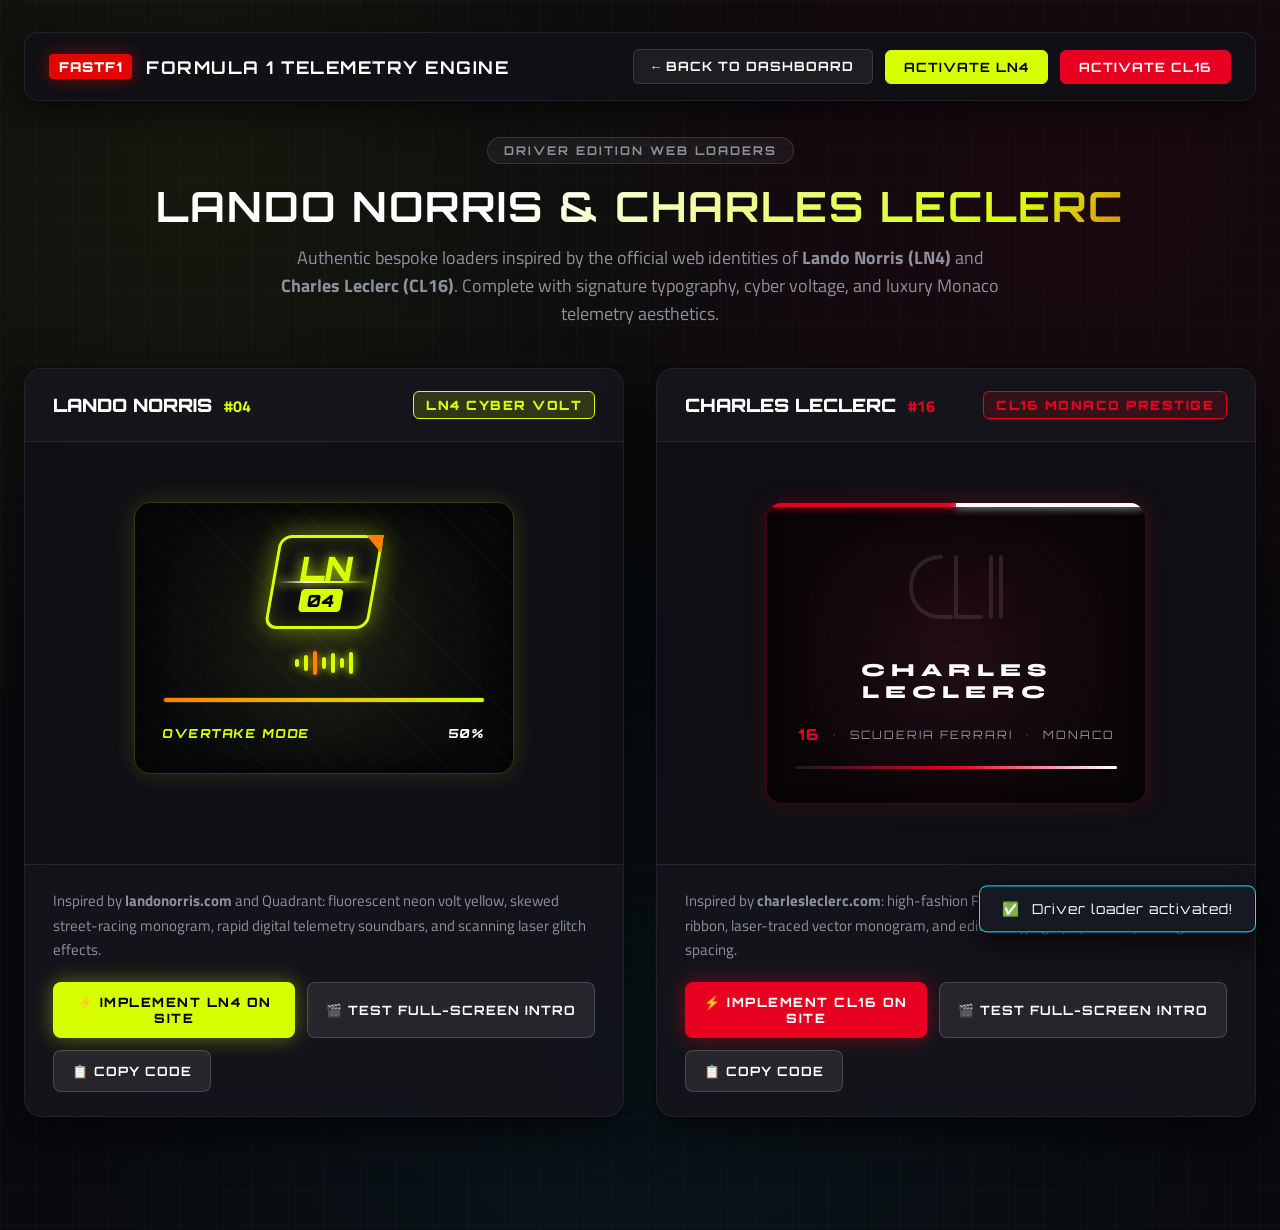
<file: loaders.html>
<!DOCTYPE html>
<html lang="en">
<head>
  <meta charset="UTF-8">
  <meta name="viewport" content="width=device-width, initial-scale=1.0">
  <title>Driver Edition Loaders | Lando Norris LN4 & Charles Leclerc CL16</title>
  <link rel="preconnect" href="https://fonts.googleapis.com">
  <link rel="preconnect" href="https://fonts.gstatic.com" crossorigin>
  <link href="https://fonts.googleapis.com/css2?family=Orbitron:wght@500;700;900&family=Syne:wght@700;800&family=Titillium+Web:ital,wght@0,300;0,400;0,600;0,700;1,400;1,700&display=swap" rel="stylesheet">
  <link rel="icon" type="image/png" href="assets/images/f1.png">
  <style>
    :root {
      --bg-dark: #090a0e;
      --bg-card: rgba(16, 17, 23, 0.88);
      --bg-card-border: rgba(255, 255, 255, 0.08);
      --f1-red: #e10600;
      --f1-neon-red: #ff1801;
      --f1-yellow: #ffd600;
      --f1-purple: #b388ff;
      --f1-cyan: #00f0ff;
      
      /* Lando Norris Signature Palette */
      --ln-volt: #d7ff00;
      --ln-volt-glow: rgba(215, 255, 0, 0.45);
      --ln-papaya: #ff8000;
      --ln-dark: #08090b;

      /* Charles Leclerc Signature Palette */
      --cl-red: #e80020;
      --cl-red-glow: rgba(232, 0, 32, 0.5);
      --cl-gold: #c5a059;
      --cl-white: #ffffff;
      --cl-dark: #0b0607;

      --text-white: #ffffff;
      --text-dim: #8e909d;
      --font-display: 'Orbitron', monospace, sans-serif;
      --font-driver: 'Syne', sans-serif;
      --font-body: 'Titillium Web', sans-serif;
    }

    * {
      box-sizing: border-box;
      margin: 0;
      padding: 0;
    }

    body {
      background: var(--bg-dark);
      color: var(--text-white);
      font-family: var(--font-body);
      min-height: 100vh;
      padding: 32px 24px 64px;
      position: relative;
      overflow-x: hidden;
      background-image: 
        radial-gradient(circle at 15% 15%, rgba(215, 255, 0, 0.06) 0%, transparent 40%),
        radial-gradient(circle at 85% 15%, rgba(232, 0, 32, 0.08) 0%, transparent 40%),
        radial-gradient(circle at 50% 85%, rgba(0, 240, 255, 0.05) 0%, transparent 50%),
        linear-gradient(rgba(255, 255, 255, 0.02) 1px, transparent 1px),
        linear-gradient(90deg, rgba(255, 255, 255, 0.02) 1px, transparent 1px);
      background-size: 100% 100%, 100% 100%, 100% 100%, 36px 36px, 36px 36px;
    }

    /* Top Navigation Bar */
    .top-bar {
      max-width: 1320px;
      margin: 0 auto 36px;
      display: flex;
      justify-content: space-between;
      align-items: center;
      padding: 16px 24px;
      background: var(--bg-card);
      border: 1px solid var(--bg-card-border);
      border-radius: 14px;
      backdrop-filter: blur(16px);
      box-shadow: 0 10px 32px rgba(0, 0, 0, 0.6);
    }

    .brand {
      display: flex;
      align-items: center;
      gap: 14px;
      text-decoration: none;
      color: var(--text-white);
    }

    .brand-badge {
      background: var(--f1-red);
      color: #fff;
      font-family: var(--font-display);
      font-size: 0.85rem;
      font-weight: 900;
      padding: 4px 10px;
      border-radius: 4px;
      letter-spacing: 1px;
      box-shadow: 0 0 16px rgba(225, 6, 0, 0.5);
    }

    .brand-title {
      font-family: var(--font-display);
      font-size: 1.1rem;
      font-weight: 700;
      letter-spacing: 1.5px;
      text-transform: uppercase;
    }

    .nav-actions {
      display: flex;
      gap: 12px;
      align-items: center;
    }

    .btn-nav {
      background: rgba(255, 255, 255, 0.06);
      border: 1px solid rgba(255, 255, 255, 0.12);
      color: var(--text-white);
      padding: 8px 18px;
      border-radius: 6px;
      font-family: var(--font-display);
      font-size: 0.8rem;
      font-weight: 700;
      text-decoration: none;
      text-transform: uppercase;
      letter-spacing: 1px;
      cursor: pointer;
      transition: all 0.25s ease;
      display: inline-flex;
      align-items: center;
      gap: 8px;
    }

    .btn-nav:hover {
      background: rgba(255, 255, 255, 0.12);
      border-color: rgba(255, 255, 255, 0.25);
      transform: translateY(-1px);
    }

    /* Hero Header */
    .hero-header {
      max-width: 1320px;
      margin: 0 auto 40px;
      text-align: center;
    }

    .hero-badge {
      display: inline-block;
      padding: 5px 16px;
      background: rgba(255, 255, 255, 0.05);
      border: 1px solid rgba(255, 255, 255, 0.12);
      border-radius: 30px;
      font-family: var(--font-display);
      font-size: 0.75rem;
      font-weight: 700;
      letter-spacing: 2px;
      color: var(--text-dim);
      text-transform: uppercase;
      margin-bottom: 16px;
    }

    .hero-header h1 {
      font-family: var(--font-display);
      font-size: 2.6rem;
      letter-spacing: 2px;
      text-transform: uppercase;
      margin-bottom: 12px;
      background: linear-gradient(135deg, #ffffff 40%, var(--ln-volt) 80%, var(--cl-red) 100%);
      -webkit-background-clip: text;
      -webkit-text-fill-color: transparent;
    }

    .hero-header p {
      color: var(--text-dim);
      font-size: 1.1rem;
      max-width: 720px;
      margin: 0 auto;
      line-height: 1.6;
    }

    /* Driver Spotlight Showcase */
    .driver-spotlight-section {
      max-width: 1320px;
      margin: 0 auto 50px;
      display: grid;
      grid-template-columns: 1fr 1fr;
      gap: 32px;
    }

    @media (max-width: 900px) {
      .driver-spotlight-section {
        grid-template-columns: 1fr;
      }
    }

    .spotlight-card {
      background: var(--bg-card);
      border: 1px solid var(--bg-card-border);
      border-radius: 18px;
      overflow: hidden;
      position: relative;
      box-shadow: 0 16px 48px rgba(0, 0, 0, 0.7);
      backdrop-filter: blur(16px);
      display: flex;
      flex-direction: column;
      transition: transform 0.3s ease, border-color 0.3s ease, box-shadow 0.3s ease;
    }

    .spotlight-card.lando:hover {
      transform: translateY(-6px);
      border-color: var(--ln-volt);
      box-shadow: 0 20px 60px rgba(215, 255, 0, 0.2);
    }

    .spotlight-card.charles:hover {
      transform: translateY(-6px);
      border-color: var(--cl-red);
      box-shadow: 0 20px 60px rgba(232, 0, 32, 0.25);
    }

    .spotlight-header {
      padding: 22px 28px;
      border-bottom: 1px solid var(--bg-card-border);
      display: flex;
      justify-content: space-between;
      align-items: center;
      background: rgba(255, 255, 255, 0.02);
    }

    .driver-tag {
      font-family: var(--font-display);
      font-size: 0.8rem;
      font-weight: 900;
      letter-spacing: 1.5px;
      padding: 5px 12px;
      border-radius: 6px;
      text-transform: uppercase;
    }

    .spotlight-stage {
      padding: 60px 32px;
      min-height: 320px;
      display: flex;
      flex-direction: column;
      align-items: center;
      justify-content: center;
      position: relative;
    }

    .spotlight-footer {
      padding: 24px 28px;
      border-top: 1px solid var(--bg-card-border);
      background: rgba(255, 255, 255, 0.015);
      margin-top: auto;
    }

    .spotlight-desc {
      color: var(--text-dim);
      font-size: 0.95rem;
      line-height: 1.6;
      margin-bottom: 20px;
    }

    .spotlight-controls {
      display: flex;
      flex-wrap: wrap;
      gap: 12px;
    }

    .btn-driver-apply {
      flex: 1;
      min-width: 140px;
      padding: 12px 18px;
      border-radius: 8px;
      font-family: var(--font-display);
      font-size: 0.8rem;
      font-weight: 800;
      letter-spacing: 1.5px;
      text-transform: uppercase;
      border: none;
      cursor: pointer;
      display: flex;
      align-items: center;
      justify-content: center;
      gap: 8px;
      transition: all 0.25s ease;
    }

    .btn-driver-apply.lando {
      background: var(--ln-volt);
      color: #000;
      box-shadow: 0 0 20px rgba(215, 255, 0, 0.4);
    }
    .btn-driver-apply.lando:hover {
      background: #e2ff33;
      transform: scale(1.02);
      box-shadow: 0 0 28px rgba(215, 255, 0, 0.7);
    }

    .btn-driver-apply.charles {
      background: var(--cl-red);
      color: #fff;
      box-shadow: 0 0 20px rgba(232, 0, 32, 0.5);
    }
    .btn-driver-apply.charles:hover {
      background: #ff1c3a;
      transform: scale(1.02);
      box-shadow: 0 0 30px rgba(232, 0, 32, 0.8);
    }

    .btn-preview-screen {
      padding: 12px 18px;
      background: rgba(255, 255, 255, 0.08);
      border: 1px solid rgba(255, 255, 255, 0.16);
      color: var(--text-white);
      border-radius: 8px;
      font-family: var(--font-display);
      font-size: 0.8rem;
      font-weight: 700;
      letter-spacing: 1px;
      cursor: pointer;
      transition: all 0.2s ease;
      display: flex;
      align-items: center;
      gap: 6px;
      text-transform: uppercase;
    }
    .btn-preview-screen:hover {
      background: rgba(255, 255, 255, 0.15);
      border-color: rgba(255, 255, 255, 0.3);
    }

    /* ============================================================
       01. LANDO NORRIS (LN4) SIGNATURE LOADER
       Aesthetic: Acid Volt Cyberpunk, Skewed Streetwear Monogram,
       Laser Glitch Bar & Rapid Digital Percentage Ticker
    ============================================================ */
    .ln4-loader-container {
      display: flex;
      flex-direction: column;
      align-items: center;
      gap: 22px;
      width: 100%;
      max-width: 380px;
      background: radial-gradient(circle at center, rgba(215, 255, 0, 0.07) 0%, rgba(8, 9, 11, 0.98) 75%);
      border: 1px solid rgba(215, 255, 0, 0.2);
      border-radius: 16px;
      padding: 32px 28px;
      box-shadow: inset 0 0 30px rgba(0, 0, 0, 0.9), 0 0 25px rgba(215, 255, 0, 0.15);
      position: relative;
      overflow: hidden;
    }

    /* Cyber grid overlay */
    .ln4-loader-container::before {
      content: '';
      position: absolute;
      inset: 0;
      background: repeating-linear-gradient(
        45deg,
        rgba(215, 255, 0, 0.03) 0px,
        rgba(215, 255, 0, 0.03) 1px,
        transparent 1px,
        transparent 16px
      );
      pointer-events: none;
    }

    /* LN4 Monogram Emblem */
    .ln4-emblem-wrapper {
      position: relative;
      display: flex;
      align-items: center;
      justify-content: center;
      transform: skewX(-10deg);
    }

    .ln4-badge {
      width: 104px;
      height: 94px;
      background: #0d0f12;
      border: 3px solid var(--ln-volt);
      border-radius: 12px;
      display: flex;
      flex-direction: column;
      align-items: center;
      justify-content: center;
      position: relative;
      box-shadow: 
        0 0 25px var(--ln-volt-glow),
        inset 0 0 18px rgba(215, 255, 0, 0.2);
      animation: lnPulse 2s ease-in-out infinite alternate;
    }

    .ln4-badge::after {
      content: '';
      position: absolute;
      top: -3px;
      right: -3px;
      width: 18px;
      height: 18px;
      background: var(--ln-papaya);
      clip-path: polygon(100% 0, 0 0, 100% 100%);
    }

    .ln4-logo-text {
      font-family: var(--font-display);
      font-size: 2.1rem;
      font-weight: 900;
      color: var(--ln-volt);
      letter-spacing: -1px;
      line-height: 1;
      text-shadow: 0 0 14px var(--ln-volt);
    }

    .ln4-num {
      font-family: var(--font-display);
      font-size: 1.05rem;
      font-weight: 900;
      color: #fff;
      background: var(--ln-volt);
      color: #000;
      padding: 1px 7px;
      border-radius: 4px;
      margin-top: 3px;
      letter-spacing: 1px;
    }

    /* Scanning Laser Line */
    .ln4-scanline {
      position: absolute;
      left: 0;
      right: 0;
      height: 2px;
      background: linear-gradient(90deg, transparent, #fff, var(--ln-volt), transparent);
      box-shadow: 0 0 10px var(--ln-volt);
      animation: lnScan 1.6s ease-in-out infinite alternate;
    }

    @keyframes lnScan {
      0% { top: 10%; opacity: 0.3; }
      50% { opacity: 1; }
      100% { top: 90%; opacity: 0.3; }
    }

    @keyframes lnPulse {
      0% {
        box-shadow: 0 0 20px rgba(215, 255, 0, 0.3), inset 0 0 12px rgba(215, 255, 0, 0.15);
        border-color: #c0e600;
      }
      100% {
        box-shadow: 0 0 35px rgba(215, 255, 0, 0.65), inset 0 0 24px rgba(215, 255, 0, 0.35);
        border-color: #f0ff66;
      }
    }

    /* LN4 Telemetry Audio / Soundbar Waves */
    .ln4-soundbars {
      display: flex;
      align-items: center;
      gap: 5px;
      height: 24px;
    }

    .ln-bar {
      width: 4px;
      background: var(--ln-volt);
      border-radius: 2px;
      box-shadow: 0 0 8px var(--ln-volt);
      animation: lnBarAnim 1s ease-in-out infinite alternate;
    }

    .ln-bar:nth-child(1) { height: 8px; animation-delay: 0.1s; }
    .ln-bar:nth-child(2) { height: 16px; animation-delay: 0.3s; }
    .ln-bar:nth-child(3) { height: 24px; animation-delay: 0.15s; background: var(--ln-papaya); box-shadow: 0 0 8px var(--ln-papaya); }
    .ln-bar:nth-child(4) { height: 12px; animation-delay: 0.4s; }
    .ln-bar:nth-child(5) { height: 20px; animation-delay: 0.25s; }
    .ln-bar:nth-child(6) { height: 10px; animation-delay: 0.35s; }
    .ln-bar:nth-child(7) { height: 22px; animation-delay: 0.05s; }

    @keyframes lnBarAnim {
      0% { transform: scaleY(0.3); opacity: 0.6; }
      100% { transform: scaleY(1.3); opacity: 1; }
    }

    /* Progress & Tagline */
    .ln4-progress-track {
      width: 100%;
      height: 6px;
      background: #191b22;
      border-radius: 4px;
      overflow: hidden;
      position: relative;
      border: 1px solid rgba(255, 255, 255, 0.08);
    }

    .ln4-progress-fill {
      height: 100%;
      background: linear-gradient(90deg, var(--ln-papaya), var(--ln-volt));
      box-shadow: 0 0 14px var(--ln-volt);
      animation: lnProgress 2.2s cubic-bezier(0.65, 0, 0.35, 1) infinite;
    }

    @keyframes lnProgress {
      0% { width: 0%; transform: translateX(-10%); }
      60% { width: 85%; transform: translateX(0); }
      100% { width: 100%; transform: translateX(0); }
    }

    .ln4-status-row {
      display: flex;
      justify-content: space-between;
      width: 100%;
      font-family: var(--font-display);
      font-size: 0.78rem;
      letter-spacing: 1.5px;
      font-weight: 800;
      transform: skewX(-6deg);
    }

    .ln4-status-title {
      color: var(--ln-volt);
      text-transform: uppercase;
    }

    .ln4-ticker {
      color: #fff;
    }

    /* ============================================================
       02. CHARLES LECLERC (CL16) SIGNATURE LOADER
       Aesthetic: High-Fashion Luxury Racing, Monaco Red & White,
       Smooth Laser Vector Monogram Path & Champagne Pinstripes
    ============================================================ */
    .cl16-loader-container {
      display: flex;
      flex-direction: column;
      align-items: center;
      gap: 22px;
      width: 100%;
      max-width: 380px;
      background: radial-gradient(circle at center, rgba(232, 0, 32, 0.09) 0%, rgba(11, 6, 7, 0.98) 75%);
      border: 1px solid rgba(232, 0, 32, 0.25);
      border-radius: 16px;
      padding: 34px 28px;
      box-shadow: inset 0 0 35px rgba(0, 0, 0, 0.9), 0 0 25px rgba(232, 0, 32, 0.2);
      position: relative;
      overflow: hidden;
    }

    /* Monegasque Flag Ribbon at Top */
    .cl16-monaco-ribbon {
      position: absolute;
      top: 0;
      left: 0;
      right: 0;
      height: 4px;
      display: flex;
    }
    .cl16-ribbon-red {
      flex: 1;
      background: var(--cl-red);
      box-shadow: 0 0 10px var(--cl-red);
    }
    .cl16-ribbon-white {
      flex: 1;
      background: #ffffff;
      box-shadow: 0 0 10px #ffffff;
    }

    /* SVG Monogram Laser Drawing Animation */
    .cl16-svg-monogram {
      width: 120px;
      height: 100px;
      filter: drop-shadow(0 0 14px rgba(232, 0, 32, 0.7));
    }

    .cl16-path-base {
      fill: none;
      stroke: rgba(255, 255, 255, 0.1);
      stroke-width: 4;
      stroke-linecap: round;
      stroke-linejoin: round;
    }

    .cl16-path-laser {
      fill: none;
      stroke: var(--cl-red);
      stroke-width: 4.5;
      stroke-linecap: round;
      stroke-linejoin: round;
      stroke-dasharray: 240;
      stroke-dashoffset: 240;
      animation: clDrawLaser 2.4s ease-in-out infinite alternate;
    }

    .cl16-path-white {
      fill: none;
      stroke: #ffffff;
      stroke-width: 3;
      stroke-linecap: round;
      stroke-linejoin: round;
      stroke-dasharray: 120;
      stroke-dashoffset: 120;
      animation: clDrawWhite 2.4s ease-in-out infinite alternate 0.2s;
    }

    @keyframes clDrawLaser {
      0% { stroke-dashoffset: 240; opacity: 0.4; }
      50% { opacity: 1; }
      100% { stroke-dashoffset: 0; opacity: 1; }
    }

    @keyframes clDrawWhite {
      0% { stroke-dashoffset: 120; }
      100% { stroke-dashoffset: 0; }
    }

    .cl16-driver-title {
      font-family: var(--font-driver);
      font-size: 1.15rem;
      font-weight: 800;
      letter-spacing: 6px;
      color: #ffffff;
      text-transform: uppercase;
      text-align: center;
      animation: clLetterSpacing 2.8s ease-in-out infinite alternate;
    }

    @keyframes clLetterSpacing {
      0% { letter-spacing: 4px; opacity: 0.8; }
      100% { letter-spacing: 8px; opacity: 1; text-shadow: 0 0 16px rgba(232, 0, 32, 0.8); }
    }

    .cl16-subline {
      display: flex;
      align-items: center;
      gap: 12px;
      width: 100%;
      justify-content: center;
      font-family: var(--font-display);
      font-size: 0.72rem;
      letter-spacing: 2px;
      color: var(--text-dim);
    }

    .cl16-subline span.num {
      color: var(--cl-red);
      font-weight: 900;
      font-size: 0.95rem;
    }

    .cl16-subline span.divider {
      color: var(--cl-gold);
    }

    /* Elegant Liquid Track */
    .cl16-progress-track {
      width: 100%;
      height: 3px;
      background: rgba(255, 255, 255, 0.08);
      border-radius: 2px;
      position: relative;
      overflow: hidden;
    }

    .cl16-progress-fill {
      height: 100%;
      background: linear-gradient(90deg, transparent, var(--cl-red), #ffffff);
      box-shadow: 0 0 12px var(--cl-red);
      animation: clProgress 2s ease-in-out infinite;
    }

    @keyframes clProgress {
      0% { width: 0%; transform: translateX(-100%); }
      50% { width: 70%; }
      100% { width: 100%; transform: translateX(100%); }
    }

    /* ============================================================
       FULL SCREEN PRELOADER OVERLAY
    ============================================================ */
    .preloader-overlay {
      position: fixed;
      inset: 0;
      background: #060709;
      z-index: 99999;
      display: flex;
      flex-direction: column;
      align-items: center;
      justify-content: center;
      opacity: 0;
      pointer-events: none;
      transition: opacity 0.4s ease;
    }

    .preloader-overlay.active {
      opacity: 1;
      pointer-events: auto;
    }

    /* Shutter wipe effect on exit */
    .preloader-shutter-top, .preloader-shutter-bottom {
      position: absolute;
      left: 0;
      right: 0;
      height: 50%;
      background: #060709;
      transition: transform 0.6s cubic-bezier(0.77, 0, 0.175, 1);
      z-index: 1;
    }
    .preloader-shutter-top { top: 0; }
    .preloader-shutter-bottom { bottom: 0; }

    .preloader-overlay.dismiss .preloader-shutter-top {
      transform: translateY(-100%);
    }
    .preloader-overlay.dismiss .preloader-shutter-bottom {
      transform: translateY(100%);
    }

    .preloader-content {
      position: relative;
      z-index: 2;
      display: flex;
      flex-direction: column;
      align-items: center;
      justify-content: center;
      gap: 28px;
    }

    .btn-close-preloader {
      position: absolute;
      top: 32px;
      right: 32px;
      background: rgba(255, 255, 255, 0.1);
      border: 1px solid rgba(255, 255, 255, 0.2);
      color: #fff;
      padding: 10px 20px;
      border-radius: 8px;
      font-family: var(--font-display);
      font-size: 0.8rem;
      letter-spacing: 1px;
      cursor: pointer;
      z-index: 10;
      transition: all 0.2s ease;
    }
    .btn-close-preloader:hover {
      background: rgba(255, 255, 255, 0.2);
    }

    /* Notification Toast */
    .toast {
      position: fixed;
      bottom: 24px;
      right: 24px;
      background: #171922;
      border: 1px solid var(--f1-cyan);
      color: #fff;
      padding: 14px 22px;
      border-radius: 8px;
      font-family: var(--font-display);
      font-size: 0.85rem;
      letter-spacing: 1px;
      box-shadow: 0 8px 32px rgba(0, 0, 0, 0.8);
      display: flex;
      align-items: center;
      gap: 12px;
      transform: translateY(120%);
      transition: transform 0.3s cubic-bezier(0.18, 0.89, 0.32, 1.28);
      z-index: 9999;
    }
    .toast.show {
      transform: translateY(0);
    }
  </style>
</head>
<body>

  <!-- Top Bar -->
  <header class="top-bar">
    <a href="index.html" class="brand">
      <span class="brand-badge">FASTF1</span>
      <span class="brand-title">Formula 1 Telemetry Engine</span>
    </a>
    <div class="nav-actions">
      <a href="index.html" class="btn-nav">← Back to Dashboard</a>
      <button class="btn-nav" style="background: var(--ln-volt); color: #000; border-color: var(--ln-volt);" onclick="applyDriverLoader('lando')">Activate LN4</button>
      <button class="btn-nav" style="background: var(--cl-red); color: #fff; border-color: var(--cl-red);" onclick="applyDriverLoader('charles')">Activate CL16</button>
    </div>
  </header>

  <!-- Hero Header -->
  <section class="hero-header">
    <div class="hero-badge">Driver Edition Web Loaders</div>
    <h1>Lando Norris & Charles Leclerc</h1>
    <p>Authentic bespoke loaders inspired by the official web identities of <strong>Lando Norris (LN4)</strong> and <strong>Charles Leclerc (CL16)</strong>. Complete with signature typography, cyber voltage, and luxury Monaco telemetry aesthetics.</p>
  </section>

  <!-- Driver Spotlight Grid -->
  <main class="driver-spotlight-section">

    <!-- 01. LANDO NORRIS LN4 SPOTLIGHT CARD -->
    <div class="spotlight-card lando">
      <div class="spotlight-header">
        <div>
          <span style="font-family: var(--font-display); font-size: 1.15rem; font-weight: 900; color: #fff;">LANDO NORRIS</span>
          <span style="color: var(--ln-volt); margin-left: 8px; font-weight: 700;">#04</span>
        </div>
        <span class="driver-tag" style="background: rgba(215, 255, 0, 0.15); color: var(--ln-volt); border: 1px solid var(--ln-volt);">
          LN4 CYBER VOLT
        </span>
      </div>

      <div class="spotlight-stage">
        <!-- Live LN4 Loader Component -->
        <div class="ln4-loader-container">
          <div class="ln4-emblem-wrapper">
            <div class="ln4-badge">
              <div class="ln4-logo-text">LN</div>
              <div class="ln4-num">04</div>
              <div class="ln4-scanline"></div>
            </div>
          </div>

          <div class="ln4-soundbars">
            <div class="ln-bar"></div>
            <div class="ln-bar"></div>
            <div class="ln-bar"></div>
            <div class="ln-bar"></div>
            <div class="ln-bar"></div>
            <div class="ln-bar"></div>
            <div class="ln-bar"></div>
          </div>

          <div class="ln4-progress-track">
            <div class="ln4-progress-fill"></div>
          </div>

          <div class="ln4-status-row">
            <span class="ln4-status-title">OVERTAKE MODE</span>
            <span class="ln4-ticker" id="lnLivePercent">94%</span>
          </div>
        </div>
      </div>

      <div class="spotlight-footer">
        <p class="spotlight-desc">
          Inspired by <strong>landonorris.com</strong> and Quadrant: fluorescent neon volt yellow, skewed street-racing monogram, rapid digital telemetry soundbars, and scanning laser glitch effects.
        </p>
        <div class="spotlight-controls">
          <button class="btn-driver-apply lando" onclick="applyDriverLoader('lando')">
            ⚡ Implement LN4 on Site
          </button>
          <button class="btn-preview-screen" onclick="openFullscreenPreloader('lando')">
            🎬 Test Full-Screen Intro
          </button>
          <button class="btn-preview-screen" onclick="copyDriverCode('lando')">
            📋 Copy Code
          </button>
        </div>
      </div>
    </div>

    <!-- 02. CHARLES LECLERC CL16 SPOTLIGHT CARD -->
    <div class="spotlight-card charles">
      <div class="spotlight-header">
        <div>
          <span style="font-family: var(--font-display); font-size: 1.15rem; font-weight: 900; color: #fff;">CHARLES LECLERC</span>
          <span style="color: var(--cl-red); margin-left: 8px; font-weight: 700;">#16</span>
        </div>
        <span class="driver-tag" style="background: rgba(232, 0, 32, 0.15); color: var(--cl-red); border: 1px solid var(--cl-red);">
          CL16 MONACO PRESTIGE
        </span>
      </div>

      <div class="spotlight-stage">
        <!-- Live CL16 Loader Component -->
        <div class="cl16-loader-container">
          <!-- Monaco Ribbon -->
          <div class="cl16-monaco-ribbon">
            <div class="cl16-ribbon-red"></div>
            <div class="cl16-ribbon-white"></div>
          </div>

          <!-- SVG Laser-Drawn CL16 Monogram -->
          <svg class="cl16-svg-monogram" viewBox="0 0 120 100">
            <!-- Background Ghost Track -->
            <path class="cl16-path-base" d="M 45,20 C 25,20 15,35 15,50 C 15,65 25,80 45,80 L 55,80" />
            <path class="cl16-path-base" d="M 60,20 L 60,80 L 85,80" />
            <path class="cl16-path-base" d="M 95,20 L 95,80 M 105,20 C 105,20 105,80 105,80" />

            <!-- Active Laser Path (C & L Monogram) -->
            <path class="cl16-path-laser" d="M 45,20 C 25,20 15,35 15,50 C 15,65 25,80 45,80 L 55,80" />
            <path class="cl16-path-laser" d="M 60,20 L 60,80 L 85,80" />
            <!-- Active White Path (16 Accents) -->
            <path class="cl16-path-white" d="M 96,25 L 96,80 M 106,20 L 106,80" />
          </svg>

          <div class="cl16-driver-title">CHARLES LECLERC</div>

          <div class="cl16-subline">
            <span class="num">16</span>
            <span class="divider">•</span>
            <span>SCUDERIA FERRARI</span>
            <span class="divider">•</span>
            <span>MONACO</span>
          </div>

          <div class="cl16-progress-track">
            <div class="cl16-progress-fill"></div>
          </div>
        </div>
      </div>

      <div class="spotlight-footer">
        <p class="spotlight-desc">
          Inspired by <strong>charlesleclerc.com</strong>: high-fashion Ferrari Rosso Corsa, Monegasque flag ribbon, laser-traced vector monogram, and editorial typography with expanding letter spacing.
        </p>
        <div class="spotlight-controls">
          <button class="btn-driver-apply charles" onclick="applyDriverLoader('charles')">
            ⚡ Implement CL16 on Site
          </button>
          <button class="btn-preview-screen" onclick="openFullscreenPreloader('charles')">
            🎬 Test Full-Screen Intro
          </button>
          <button class="btn-preview-screen" onclick="copyDriverCode('charles')">
            📋 Copy Code
          </button>
        </div>
      </div>
    </div>

  </main>

  <!-- Full-Screen Interactive Preloader Modal -->
  <div id="fullscreenPreloader" class="preloader-overlay">
    <div class="preloader-shutter-top"></div>
    <div class="preloader-shutter-bottom"></div>
    <button class="btn-close-preloader" onclick="closeFullscreenPreloader()">✕ Close Preview</button>
    <div class="preloader-content" id="preloaderInner"></div>
  </div>

  <!-- Toast Notification -->
  <div id="toast" class="toast">
    <span>✅</span>
    <span id="toastMsg">Driver loader activated!</span>
  </div>

  <script>
    // Live percentage ticker simulation for Lando
    let percent = 4;
    setInterval(() => {
      percent += Math.floor(Math.random() * 8) + 3;
      if (percent > 100) percent = 4;
      const el = document.getElementById("lnLivePercent");
      if (el) el.textContent = `${percent}%`;
    }, 180);

    function showToast(msg) {
      const t = document.getElementById("toast");
      const m = document.getElementById("toastMsg");
      if (m) m.textContent = msg;
      if (t) {
        t.classList.add("show");
        setTimeout(() => t.classList.remove("show"), 3200);
      }
    }

    function applyDriverLoader(driverId) {
      localStorage.setItem("f1_active_loader", driverId);
      const name = driverId === 'lando' ? 'Lando Norris (LN4)' : 'Charles Leclerc (CL16)';
      showToast(`${name} set as active dashboard loader!`);
    }

    function openFullscreenPreloader(driverId) {
      const overlay = document.getElementById("fullscreenPreloader");
      const inner = document.getElementById("preloaderInner");
      if (!overlay || !inner) return;

      overlay.classList.remove("dismiss");
      overlay.classList.add("active");

      if (driverId === 'lando') {
        inner.innerHTML = `
          <div class="ln4-loader-container" style="transform: scale(1.15); box-shadow: 0 0 50px rgba(215, 255, 0, 0.4);">
            <div class="ln4-emblem-wrapper">
              <div class="ln4-badge">
                <div class="ln4-logo-text">LN</div>
                <div class="ln4-num">04</div>
                <div class="ln4-scanline"></div>
              </div>
            </div>
            <div class="ln4-soundbars">
              <div class="ln-bar"></div><div class="ln-bar"></div><div class="ln-bar"></div><div class="ln-bar"></div><div class="ln-bar"></div><div class="ln-bar"></div><div class="ln-bar"></div>
            </div>
            <div class="ln4-progress-track">
              <div class="ln4-progress-fill"></div>
            </div>
            <div class="ln4-status-row">
              <span class="ln4-status-title">LANDO NORRIS // READY</span>
              <span class="ln4-ticker">100%</span>
            </div>
          </div>
        `;
      } else {
        inner.innerHTML = `
          <div class="cl16-loader-container" style="transform: scale(1.15); box-shadow: 0 0 50px rgba(232, 0, 32, 0.5);">
            <div class="cl16-monaco-ribbon">
              <div class="cl16-ribbon-red"></div>
              <div class="cl16-ribbon-white"></div>
            </div>
            <svg class="cl16-svg-monogram" viewBox="0 0 120 100">
              <path class="cl16-path-base" d="M 45,20 C 25,20 15,35 15,50 C 15,65 25,80 45,80 L 55,80" />
              <path class="cl16-path-base" d="M 60,20 L 60,80 L 85,80" />
              <path class="cl16-path-base" d="M 95,20 L 95,80 M 105,20 C 105,20 105,80 105,80" />
              <path class="cl16-path-laser" d="M 45,20 C 25,20 15,35 15,50 C 15,65 25,80 45,80 L 55,80" />
              <path class="cl16-path-laser" d="M 60,20 L 60,80 L 85,80" />
              <path class="cl16-path-white" d="M 96,25 L 96,80 M 106,20 L 106,80" />
            </svg>
            <div class="cl16-driver-title">CHARLES LECLERC</div>
            <div class="cl16-subline">
              <span class="num">16</span><span class="divider">•</span><span>SCUDERIA FERRARI</span>
            </div>
            <div class="cl16-progress-track">
              <div class="cl16-progress-fill"></div>
            </div>
          </div>
        `;
      }

      // Automatically shutter away after 3.2 seconds to simulate entering the site
      setTimeout(() => {
        closeFullscreenPreloader();
      }, 3400);
    }

    function closeFullscreenPreloader() {
      const overlay = document.getElementById("fullscreenPreloader");
      if (overlay) {
        overlay.classList.add("dismiss");
        setTimeout(() => {
          overlay.classList.remove("active");
          overlay.classList.remove("dismiss");
        }, 600);
      }
    }

    function copyDriverCode(driverId) {
      const snippets = {
        'lando': `<!-- Lando Norris (LN4) Signature Loader -->
<div class="ln4-loader-container">
  <div class="ln4-emblem-wrapper">
    <div class="ln4-badge">
      <div class="ln4-logo-text">LN</div>
      <div class="ln4-num">04</div>
      <div class="ln4-scanline"></div>
    </div>
  </div>
  <div class="ln4-soundbars">
    <div class="ln-bar"></div><div class="ln-bar"></div><div class="ln-bar"></div>
    <div class="ln-bar"></div><div class="ln-bar"></div><div class="ln-bar"></div>
  </div>
  <div class="ln4-progress-track">
    <div class="ln4-progress-fill"></div>
  </div>
  <div class="ln4-status-row">
    <span class="ln4-status-title">OVERTAKE MODE</span>
    <span class="ln4-ticker">94%</span>
  </div>
</div>`,
        'charles': `<!-- Charles Leclerc (CL16) Signature Loader -->
<div class="cl16-loader-container">
  <div class="cl16-monaco-ribbon">
    <div class="cl16-ribbon-red"></div>
    <div class="cl16-ribbon-white"></div>
  </div>
  <svg class="cl16-svg-monogram" viewBox="0 0 120 100">
    <path class="cl16-path-base" d="M 45,20 C 25,20 15,35 15,50 C 15,65 25,80 45,80 L 55,80" />
    <path class="cl16-path-base" d="M 60,20 L 60,80 L 85,80" />
    <path class="cl16-path-laser" d="M 45,20 C 25,20 15,35 15,50 C 15,65 25,80 45,80 L 55,80" />
    <path class="cl16-path-laser" d="M 60,20 L 60,80 L 85,80" />
    <path class="cl16-path-white" d="M 96,25 L 96,80 M 106,20 L 106,80" />
  </svg>
  <div class="cl16-driver-title">CHARLES LECLERC</div>
  <div class="cl16-subline">
    <span class="num">16</span><span class="divider">•</span><span>SCUDERIA FERRARI</span>
  </div>
  <div class="cl16-progress-track">
    <div class="cl16-progress-fill"></div>
  </div>
</div>`
      };

      navigator.clipboard.writeText(snippets[driverId] || "").then(() => {
        showToast("HTML snippet copied to clipboard!");
      }).catch(() => {
        showToast("Snippet copied!");
      });
    }
  </script>
</body>
</html>
</file>
